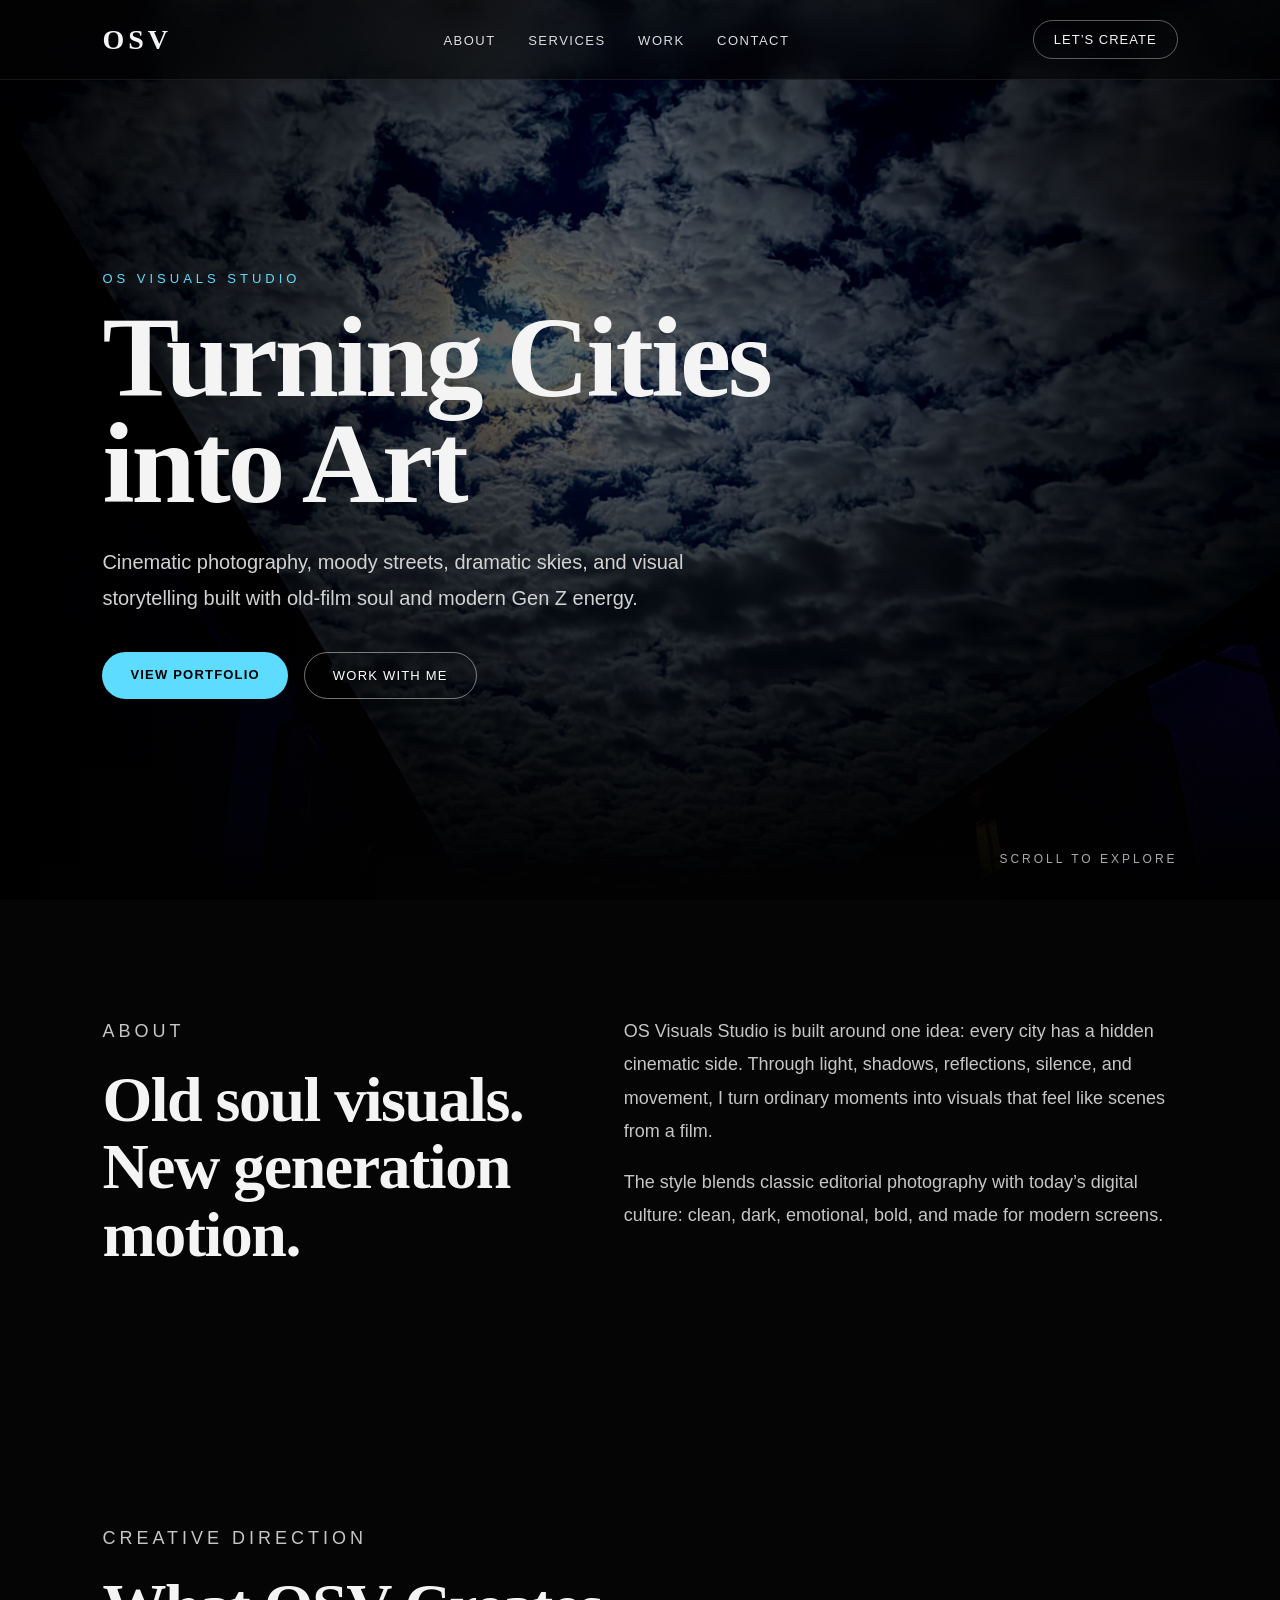
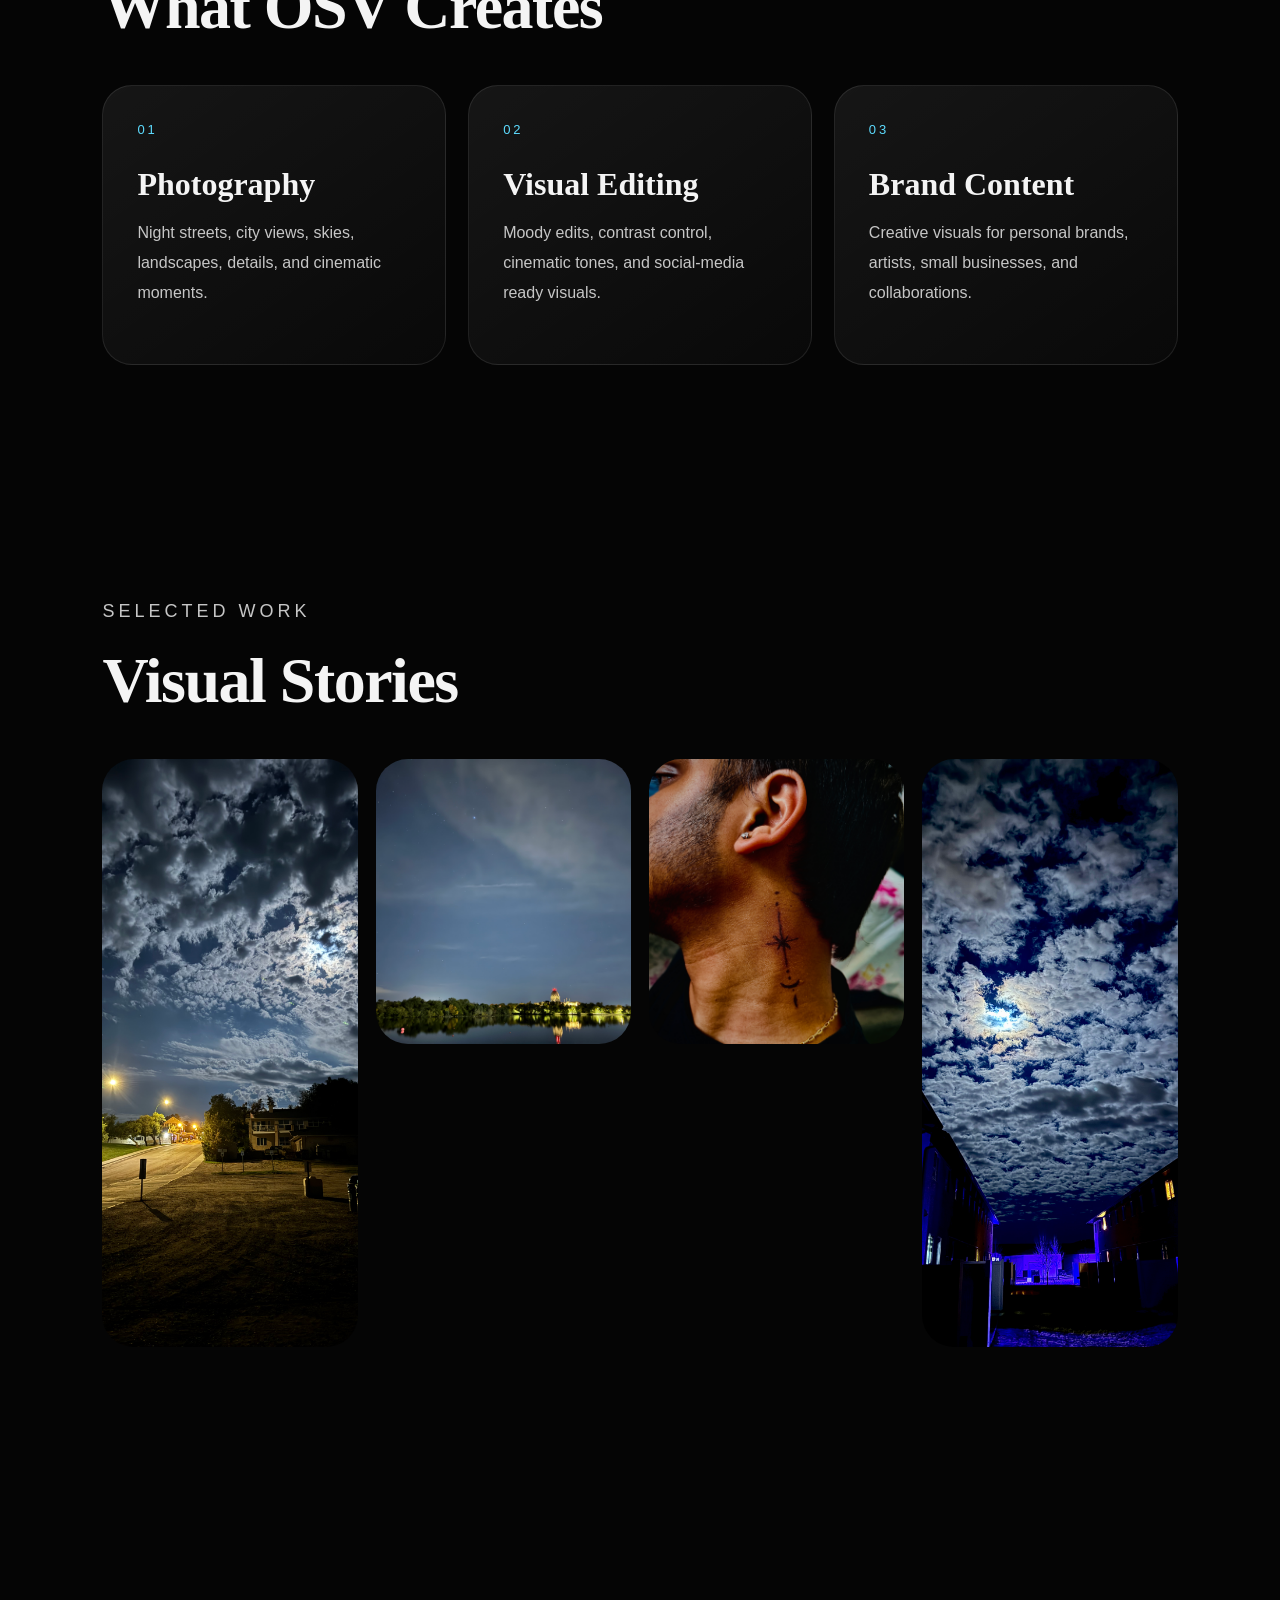
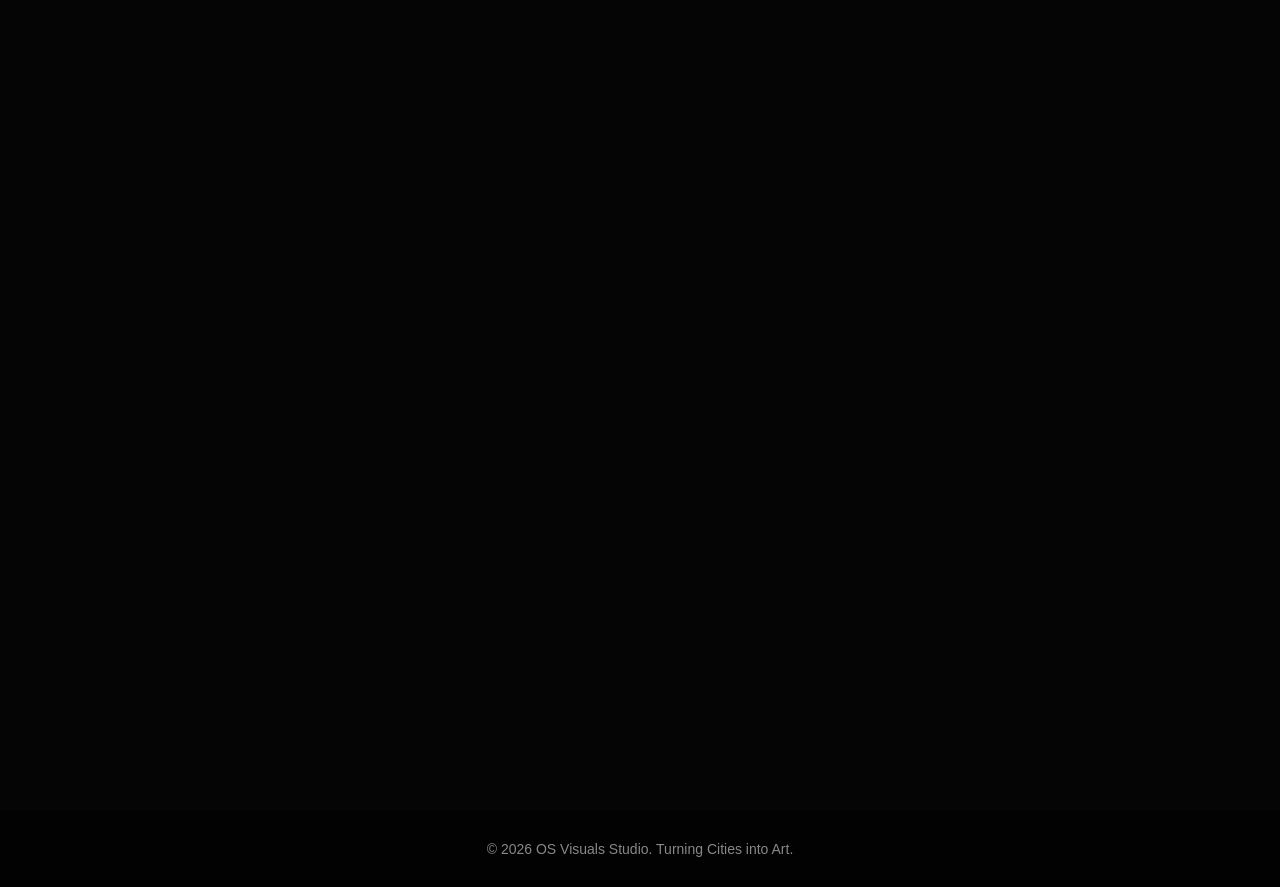
<file: os-visuals-website/index.html>
<!DOCTYPE html>
<html lang="en">
<head>
  <meta charset="UTF-8" />
  <meta name="viewport" content="width=device-width, initial-scale=1.0" />

  <title>OS Visuals Studio | Turning Cities into Art</title>
  <meta name="description" content="OS Visuals Studio captures cinematic city, sky, street, and night visuals with an old-film mood and modern creative energy.">

  <link rel="stylesheet" href="style.css" />
</head>

<body>

  <div class="cursor-glow"></div>

  <header class="navbar">
    <a href="#home" class="logo">OSV</a>

    <nav class="nav-links">
      <a href="#about">About</a>
      <a href="#services">Services</a>
      <a href="#work">Work</a>
      <a href="#contact">Contact</a>
    </nav>

    <a href="#contact" class="nav-btn">Let’s Create</a>
  </header>

  <main>

    <section id="home" class="hero">
      <img src="assets/images/hero.jpg" alt="Cinematic night sky by OS Visuals Studio" class="hero-img">

      <div class="hero-overlay"></div>

      <div class="hero-content reveal">
        <p class="eyebrow">OS Visuals Studio</p>
        <h1>Turning Cities<br>into Art</h1>
        <p class="hero-subtitle">
          Cinematic photography, moody streets, dramatic skies, and visual storytelling
          built with old-film soul and modern Gen Z energy.
        </p>

        <div class="hero-buttons">
          <a href="#work" class="btn primary">View Portfolio</a>
          <a href="#contact" class="btn secondary">Work With Me</a>
        </div>
      </div>

      <div class="scroll-text">Scroll to explore</div>
    </section>

    <section id="about" class="section split-section reveal">
      <div>
        <p class="section-label">About</p>
        <h2>Old soul visuals. New generation motion.</h2>
      </div>

      <div>
        <p>
          OS Visuals Studio is built around one idea: every city has a hidden cinematic side.
          Through light, shadows, reflections, silence, and movement, I turn ordinary moments
          into visuals that feel like scenes from a film.
        </p>

        <p>
          The style blends classic editorial photography with today’s digital culture:
          clean, dark, emotional, bold, and made for modern screens.
        </p>
      </div>
    </section>

    <section id="services" class="section reveal">
      <p class="section-label">Creative Direction</p>
      <h2>What OSV Creates</h2>

      <div class="service-grid">
        <article class="service-card">
          <span>01</span>
          <h3>Photography</h3>
          <p>Night streets, city views, skies, landscapes, details, and cinematic moments.</p>
        </article>

        <article class="service-card">
          <span>02</span>
          <h3>Visual Editing</h3>
          <p>Moody edits, contrast control, cinematic tones, and social-media ready visuals.</p>
        </article>

        <article class="service-card">
          <span>03</span>
          <h3>Brand Content</h3>
          <p>Creative visuals for personal brands, artists, small businesses, and collaborations.</p>
        </article>
      </div>
    </section>

    <section id="work" class="section reveal">
      <p class="section-label">Selected Work</p>
      <h2>Visual Stories</h2>

      <div class="portfolio-grid">

        <article class="portfolio-card tall">
          <img src="assets/images/project1.jpg" alt="Street light photography">
          <div class="portfolio-info">
            <p>01</p>
            <h3>Street Light Stories</h3>
          </div>
        </article>

        <article class="portfolio-card">
          <img src="assets/images/project2.jpg" alt="Lake reflection at night">
          <div class="portfolio-info">
            <p>02</p>
            <h3>Reflections of Silence</h3>
          </div>
        </article>

        <article class="portfolio-card">
          <img src="assets/images/project3.jpg" alt="Portrait detail photography">
          <div class="portfolio-info">
            <p>03</p>
            <h3>Human Detail</h3>
          </div>
        </article>

        <article class="portfolio-card tall">
          <img src="assets/images/project4.jpg" alt="Blue hour cinematic houses">
          <div class="portfolio-info">
            <p>04</p>
            <h3>Blue Hour Mood</h3>
          </div>
        </article>

      </div>
    </section>

    <section class="quote-section reveal">
      <h2>“Not every photo needs noise. Some visuals speak through silence.”</h2>
    </section>

    <section id="contact" class="section contact-section reveal">
      <p class="section-label">Contact</p>
      <h2>Let’s create something cinematic.</h2>
      <p>
        For collaborations, brand visuals, portfolio projects, or creative work.
      </p>

      <div class="contact-links">
        <a href="https://www.instagram.com/osvisuals.studio" target="_blank">Instagram</a>
        <a href="mailto:osvisualsstudio@outlook.com">Email</a>
        <a href="#" target="linkedin.com/in/osv-studio-28bb67403">LinkedIn</a>
      </div>
    </section>
  </main>

  <footer>
    <p>© 2026 OS Visuals Studio. Turning Cities into Art.</p>
  </footer>

  <script src="script.js"></script>
</body>
</html>
</file>
<file: os-visuals-website/style.css>
* {
  margin: 0;
  padding: 0;
  box-sizing: border-box;
}

html {
  scroll-behavior: smooth;
}

body {
  background: #050505;
  color: #f4f4f4;
  font-family: Arial, Helvetica, sans-serif;
  overflow-x: hidden;
}

img {
  max-width: 100%;
  display: block;
}

a {
  color: inherit;
}

/* Cursor Glow */
.cursor-glow {
  position: fixed;
  width: 260px;
  height: 260px;
  background: radial-gradient(circle, rgba(93, 220, 255, 0.18), transparent 70%);
  pointer-events: none;
  transform: translate(-50%, -50%);
  z-index: 9999;
  opacity: 0;
}

/* Navbar */
.navbar {
  position: fixed;
  top: 0;
  width: 100%;
  padding: 20px 8%;
  display: flex;
  justify-content: space-between;
  align-items: center;
  z-index: 1000;
  background: rgba(5, 5, 5, 0.55);
  backdrop-filter: blur(18px);
  border-bottom: 1px solid rgba(255,255,255,0.08);
}

.logo {
  font-family: Georgia, serif;
  font-size: 28px;
  font-weight: bold;
  letter-spacing: 4px;
  text-decoration: none;
}

.nav-links a {
  text-decoration: none;
  margin-left: 28px;
  font-size: 13px;
  letter-spacing: 1.5px;
  text-transform: uppercase;
  color: #dcdcdc;
  transition: 0.3s;
}

.nav-links a:hover {
  color: #5ddcff;
}

.nav-btn {
  text-decoration: none;
  padding: 11px 20px;
  border: 1px solid rgba(255,255,255,0.35);
  border-radius: 100px;
  font-size: 13px;
  text-transform: uppercase;
  letter-spacing: 1px;
  transition: 0.3s;
}

.nav-btn:hover {
  background: #5ddcff;
  color: #000;
  border-color: #5ddcff;
}

/* Hero */
.hero {
  min-height: 100vh;
  position: relative;
  display: flex;
  align-items: center;
  padding: 0 8%;
  overflow: hidden;
}

.hero-img {
  position: absolute;
  inset: 0;
  width: 100%;
  height: 100%;
  object-fit: cover;
  animation: slowZoom 18s ease-in-out infinite alternate;
}

@keyframes slowZoom {
  from {
    transform: scale(1);
  }
  to {
    transform: scale(1.08);
  }
}

.hero-overlay {
  position: absolute;
  inset: 0;
  background:
    linear-gradient(to right, rgba(0,0,0,0.92), rgba(0,0,0,0.55), rgba(0,0,0,0.82)),
    linear-gradient(to top, #050505, transparent 55%);
}

.hero-content {
  position: relative;
  z-index: 5;
  max-width: 850px;
  padding-top: 70px;
}

.eyebrow,
.section-label {
  color: #5ddcff;
  text-transform: uppercase;
  letter-spacing: 4px;
  font-size: 13px;
  margin-bottom: 18px;
}

.hero h1 {
  font-family: Georgia, serif;
  font-size: clamp(54px, 9vw, 120px);
  line-height: 0.92;
  letter-spacing: -3px;
  margin-bottom: 28px;
}

.hero-subtitle {
  max-width: 680px;
  color: #d2d2d2;
  font-size: 20px;
  line-height: 1.8;
}

.hero-buttons {
  margin-top: 36px;
  display: flex;
  gap: 16px;
  flex-wrap: wrap;
}

.btn {
  text-decoration: none;
  padding: 15px 28px;
  border-radius: 100px;
  font-size: 13px;
  letter-spacing: 1.2px;
  text-transform: uppercase;
  transition: 0.3s;
}

.primary {
  background: #5ddcff;
  color: #000;
  font-weight: bold;
}

.secondary {
  border: 1px solid rgba(255,255,255,0.45);
  color: white;
}

.btn:hover {
  transform: translateY(-5px);
  box-shadow: 0 0 35px rgba(93, 220, 255, 0.35);
}

.scroll-text {
  position: absolute;
  bottom: 34px;
  right: 8%;
  z-index: 5;
  color: #aaa;
  font-size: 12px;
  letter-spacing: 3px;
  text-transform: uppercase;
  animation: floatText 2.5s ease-in-out infinite;
}

@keyframes floatText {
  0%, 100% {
    transform: translateY(0);
    opacity: 0.6;
  }
  50% {
    transform: translateY(-8px);
    opacity: 1;
  }
}

/* Sections */
.section {
  padding: 115px 8%;
}

.split-section {
  display: grid;
  grid-template-columns: 1fr 1.2fr;
  gap: 60px;
}

.section h2 {
  font-family: Georgia, serif;
  font-size: clamp(38px, 5vw, 76px);
  line-height: 1.05;
  letter-spacing: -1.5px;
  margin-bottom: 24px;
}

.section p {
  color: #c6c6c6;
  font-size: 18px;
  line-height: 1.85;
  margin-bottom: 18px;
}

/* Services */
.service-grid {
  margin-top: 45px;
  display: grid;
  grid-template-columns: repeat(3, 1fr);
  gap: 22px;
}

.service-card {
  min-height: 280px;
  padding: 34px;
  background:
    linear-gradient(145deg, rgba(255,255,255,0.07), rgba(255,255,255,0.02));
  border: 1px solid rgba(255,255,255,0.09);
  border-radius: 30px;
  transition: 0.35s;
}

.service-card:hover {
  transform: translateY(-10px);
  border-color: rgba(93, 220, 255, 0.65);
  box-shadow: 0 25px 60px rgba(0,0,0,0.45);
}

.service-card span {
  color: #5ddcff;
  font-size: 13px;
  letter-spacing: 3px;
}

.service-card h3 {
  font-family: Georgia, serif;
  font-size: 32px;
  margin: 28px 0 15px;
}

.service-card p {
  font-size: 16px;
}

/* Portfolio */
.portfolio-grid {
  margin-top: 45px;
  display: grid;
  grid-template-columns: repeat(4, 1fr);
  grid-auto-rows: 285px;
  gap: 18px;
}

.portfolio-card {
  position: relative;
  overflow: hidden;
  border-radius: 32px;
  background: #111;
  cursor: pointer;
}

.portfolio-card.tall {
  grid-row: span 2;
}

.portfolio-card img {
  width: 100%;
  height: 100%;
  object-fit: cover;
  transition: 0.7s;
}

.portfolio-card::after {
  content: "";
  position: absolute;
  inset: 0;
  background: linear-gradient(to top, rgba(0,0,0,0.88), transparent 60%);
  opacity: 0;
  transition: 0.4s;
}

.portfolio-card:hover img {
  transform: scale(1.1);
  filter: brightness(0.8) contrast(1.08);
}

.portfolio-card:hover::after {
  opacity: 1;
}

.portfolio-info {
  position: absolute;
  left: 24px;
  right: 24px;
  bottom: 24px;
  z-index: 5;
  transform: translateY(18px);
  opacity: 0;
  transition: 0.35s;
}

.portfolio-card:hover .portfolio-info {
  transform: translateY(0);
  opacity: 1;
}

.portfolio-info p {
  color: #5ddcff;
  font-size: 13px;
  margin-bottom: 8px;
}

.portfolio-info h3 {
  font-family: Georgia, serif;
  font-size: 26px;
}

/* Quote */
.quote-section {
  padding: 120px 8%;
  background:
    linear-gradient(rgba(0,0,0,0.82), rgba(0,0,0,0.92)),
    url("assets/images/hero.jpg");
  background-size: cover;
  background-position: center;
  text-align: center;
}

.quote-section h2 {
  max-width: 950px;
  margin: auto;
  font-family: Georgia, serif;
  font-size: clamp(34px, 5vw, 70px);
  line-height: 1.15;
}

/* Contact */
.contact-section {
  background: #080808;
}

.contact-section p {
  max-width: 650px;
}

.contact-links {
  margin-top: 35px;
  display: flex;
  gap: 16px;
  flex-wrap: wrap;
}

.contact-links a {
  text-decoration: none;
  background: white;
  color: black;
  padding: 15px 26px;
  border-radius: 100px;
  font-weight: bold;
  transition: 0.3s;
}

.contact-links a:hover {
  background: #5ddcff;
  transform: translateY(-5px);
}

footer {
  padding: 30px 8%;
  text-align: center;
  background: #020202;
  color: #888;
  font-size: 14px;
}

/* Reveal Motion */
.reveal {
  opacity: 0;
  transform: translateY(45px);
  transition: 0.9s ease;
}

.reveal.active {
  opacity: 1;
  transform: translateY(0);
}

/* Mobile */
@media (max-width: 900px) {
  .navbar {
    padding: 18px 6%;
  }

  .nav-links,
  .nav-btn {
    display: none;
  }

  .hero {
    padding: 0 6%;
  }

  .hero h1 {
    letter-spacing: -1px;
  }

  .hero-subtitle {
    font-size: 17px;
  }

  .split-section {
    grid-template-columns: 1fr;
  }

  .service-grid {
    grid-template-columns: 1fr;
  }

  .portfolio-grid {
    grid-template-columns: 1fr;
    grid-auto-rows: 440px;
  }

  .portfolio-card.tall {
    grid-row: span 1;
  }

  .portfolio-info {
    opacity: 1;
    transform: translateY(0);
  }

  .portfolio-card::after {
    opacity: 1;
  }

  .scroll-text {
    display: none;
  }
}
</file>
